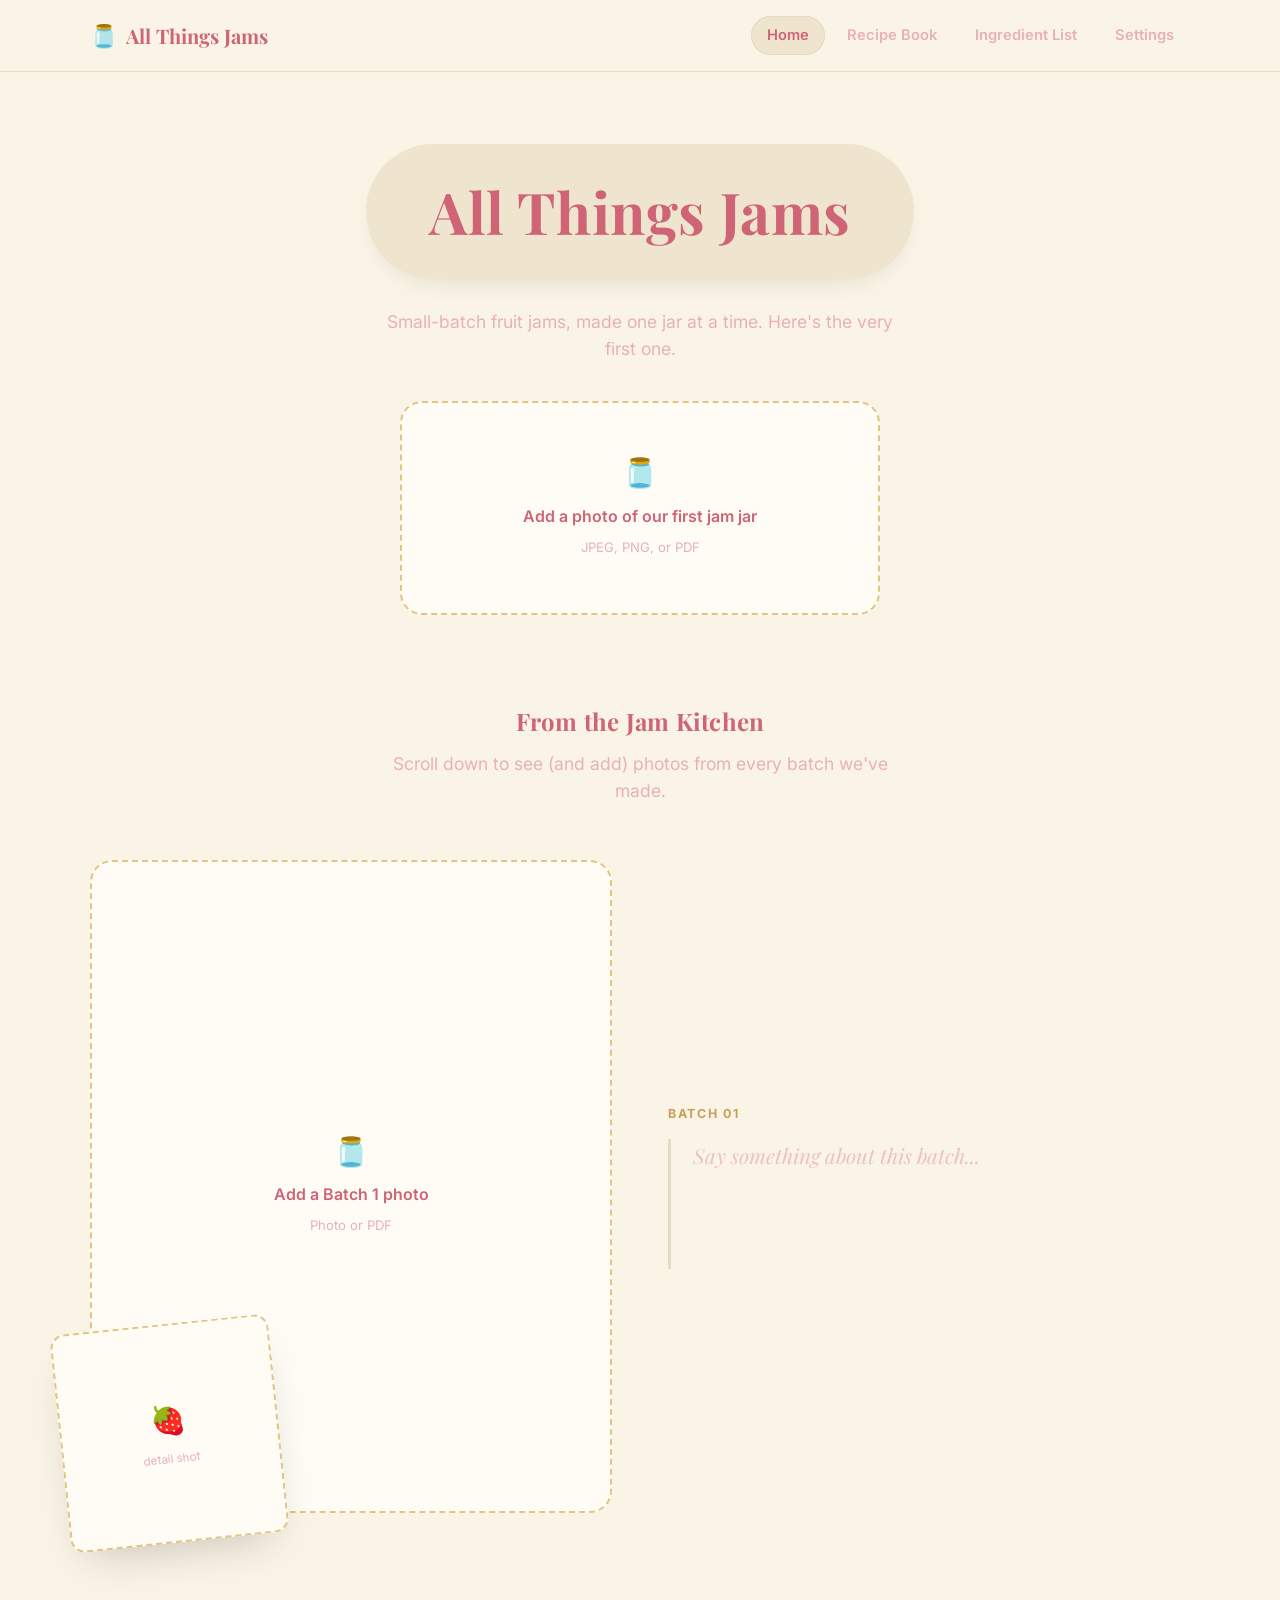
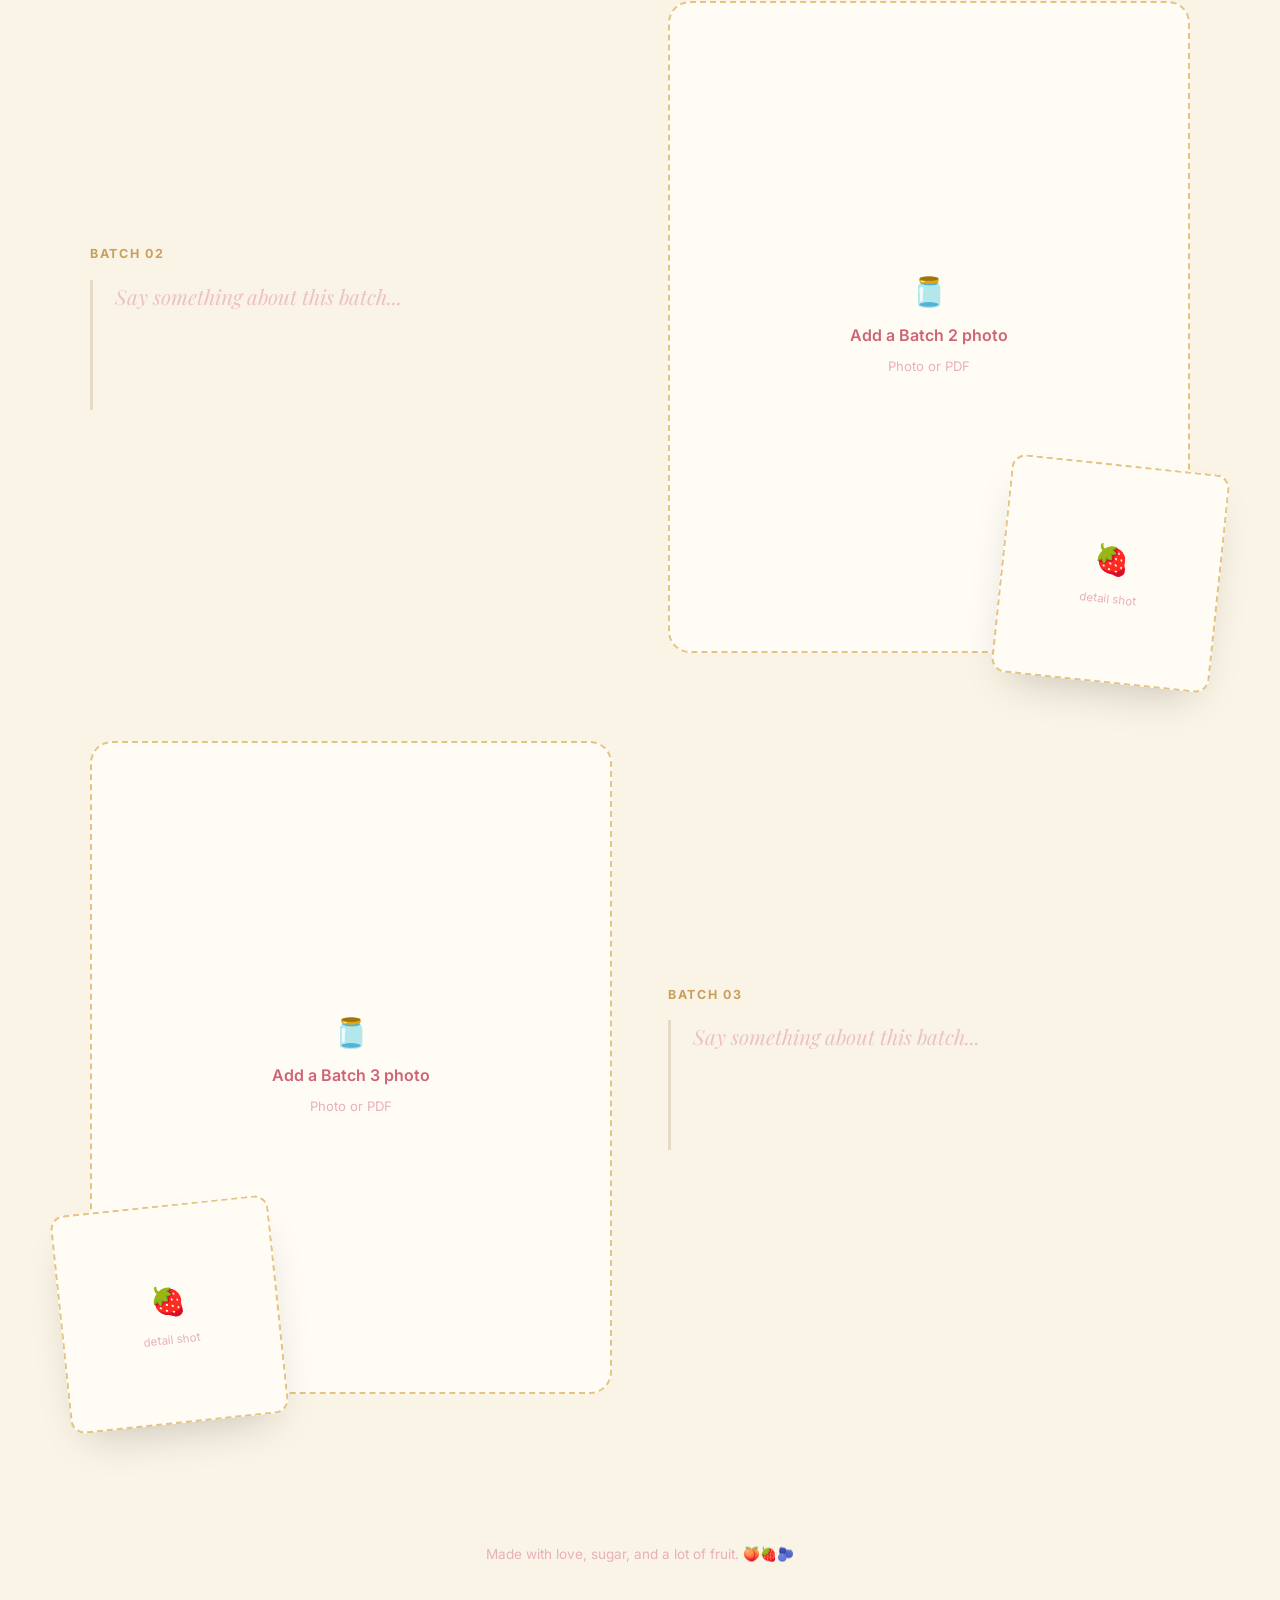
<file: index.html>
<!DOCTYPE html>
<html lang="en">
<head>
  <meta charset="UTF-8" />
  <meta name="viewport" content="width=device-width, initial-scale=1.0" />
  <title>All Things Jams</title>
  <meta name="description" content="Home-made small-batch jams — the story, the jars, the recipes." />
  <link rel="preconnect" href="https://fonts.googleapis.com" />
  <link rel="preconnect" href="https://fonts.gstatic.com" crossorigin />
  <link href="https://fonts.googleapis.com/css2?family=Playfair+Display:wght@600;700&family=Inter:wght@400;500;600;700&display=swap" rel="stylesheet" />
  <link rel="stylesheet" href="css/styles.css" />
  <script src="js/theme.js"></script>
</head>
<body>

  <nav class="site-nav">
    <div class="site-nav__inner">
      <a class="site-nav__brand" href="index.html">
        <span class="site-nav__brand-mark" aria-hidden="true">🫙</span>
        All Things Jams
      </a>
      <ul class="site-nav__links">
        <li><a href="index.html" class="is-active">Home</a></li>
        <li><a href="recipe-book.html">Recipe Book</a></li>
        <li><a href="ingredients.html">Ingredient List</a></li>
        <li><a href="settings.html">Settings</a></li>
      </ul>
    </div>
  </nav>

  <main>
    <section class="hero container">
      <h1 class="hero__title">All Things Jams</h1>
      <p class="hero__subtitle">Small-batch fruit jams, made one jar at a time. Here's the very first one.</p>
      <div class="hero__dropzone-wrap">
        <label class="dropzone dropzone--hero" for="heroFileInput" id="heroDropzone">
          <span class="dropzone__icon" aria-hidden="true">🫙</span>
          <span class="dropzone__label">Add a photo of our first jam jar</span>
          <span class="dropzone__hint">JPEG, PNG, or PDF</span>
          <span class="dropzone__filename"></span>
          <input type="file" id="heroFileInput" accept="image/*,.pdf" />
        </label>
      </div>
    </section>

    <section class="gallery container">
      <div class="gallery__heading">
        <h2>From the Jam Kitchen</h2>
        <p class="hero__subtitle" style="margin-bottom:0;">Scroll down to see (and add) photos from every batch we've made.</p>
      </div>
      <div class="kitchen-sections" id="kitchenSections"></div>
    </section>
  </main>

  <footer class="site-footer">Made with love, sugar, and a lot of fruit. 🍑🍓🫐</footer>

  <script src="js/storage.js"></script>
  <script src="js/scroll-reveal.js"></script>
  <script src="js/home.js"></script>
</body>
</html>
</file>
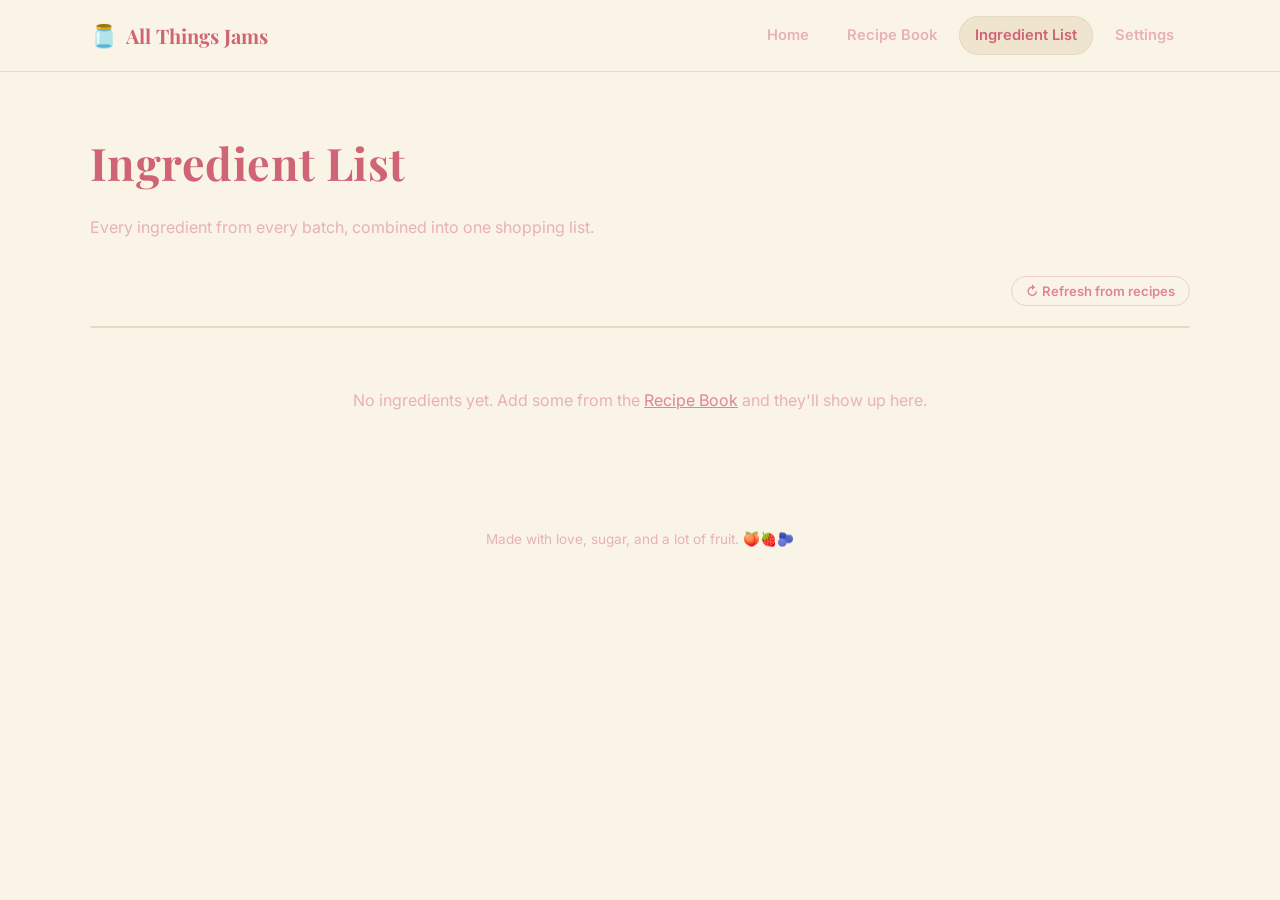
<file: ingredients.html>
<!DOCTYPE html>
<html lang="en">
<head>
  <meta charset="UTF-8" />
  <meta name="viewport" content="width=device-width, initial-scale=1.0" />
  <title>Ingredient List — All Things Jams</title>
  <link rel="preconnect" href="https://fonts.googleapis.com" />
  <link rel="preconnect" href="https://fonts.gstatic.com" crossorigin />
  <link href="https://fonts.googleapis.com/css2?family=Playfair+Display:wght@600;700&family=Inter:wght@400;500;600;700&display=swap" rel="stylesheet" />
  <link rel="stylesheet" href="css/styles.css" />
  <script src="js/theme.js"></script>
</head>
<body>

  <nav class="site-nav">
    <div class="site-nav__inner">
      <a class="site-nav__brand" href="index.html">
        <span class="site-nav__brand-mark" aria-hidden="true">🫙</span>
        All Things Jams
      </a>
      <ul class="site-nav__links">
        <li><a href="index.html">Home</a></li>
        <li><a href="recipe-book.html">Recipe Book</a></li>
        <li><a href="ingredients.html" class="is-active">Ingredient List</a></li>
        <li><a href="settings.html">Settings</a></li>
      </ul>
    </div>
  </nav>

  <main class="container">
    <header class="page-header">
      <h1 class="page-header__title">Ingredient List</h1>
      <p class="page-header__subtitle">Every ingredient from every batch, combined into one shopping list.</p>
    </header>

    <div class="page-actions">
      <button class="btn btn--secondary btn--sm" id="refreshBtn">↻ Refresh from recipes</button>
    </div>

    <ul class="checklist" id="checklist"></ul>
    <div class="empty-state" id="emptyState" hidden>
      <p>No ingredients yet. Add some from the <a href="recipe-book.html">Recipe Book</a> and they'll show up here.</p>
    </div>
  </main>

  <footer class="site-footer">Made with love, sugar, and a lot of fruit. 🍑🍓🫐</footer>

  <script src="js/storage.js"></script>
  <script src="js/ingredients.js"></script>
</body>
</html>
</file>
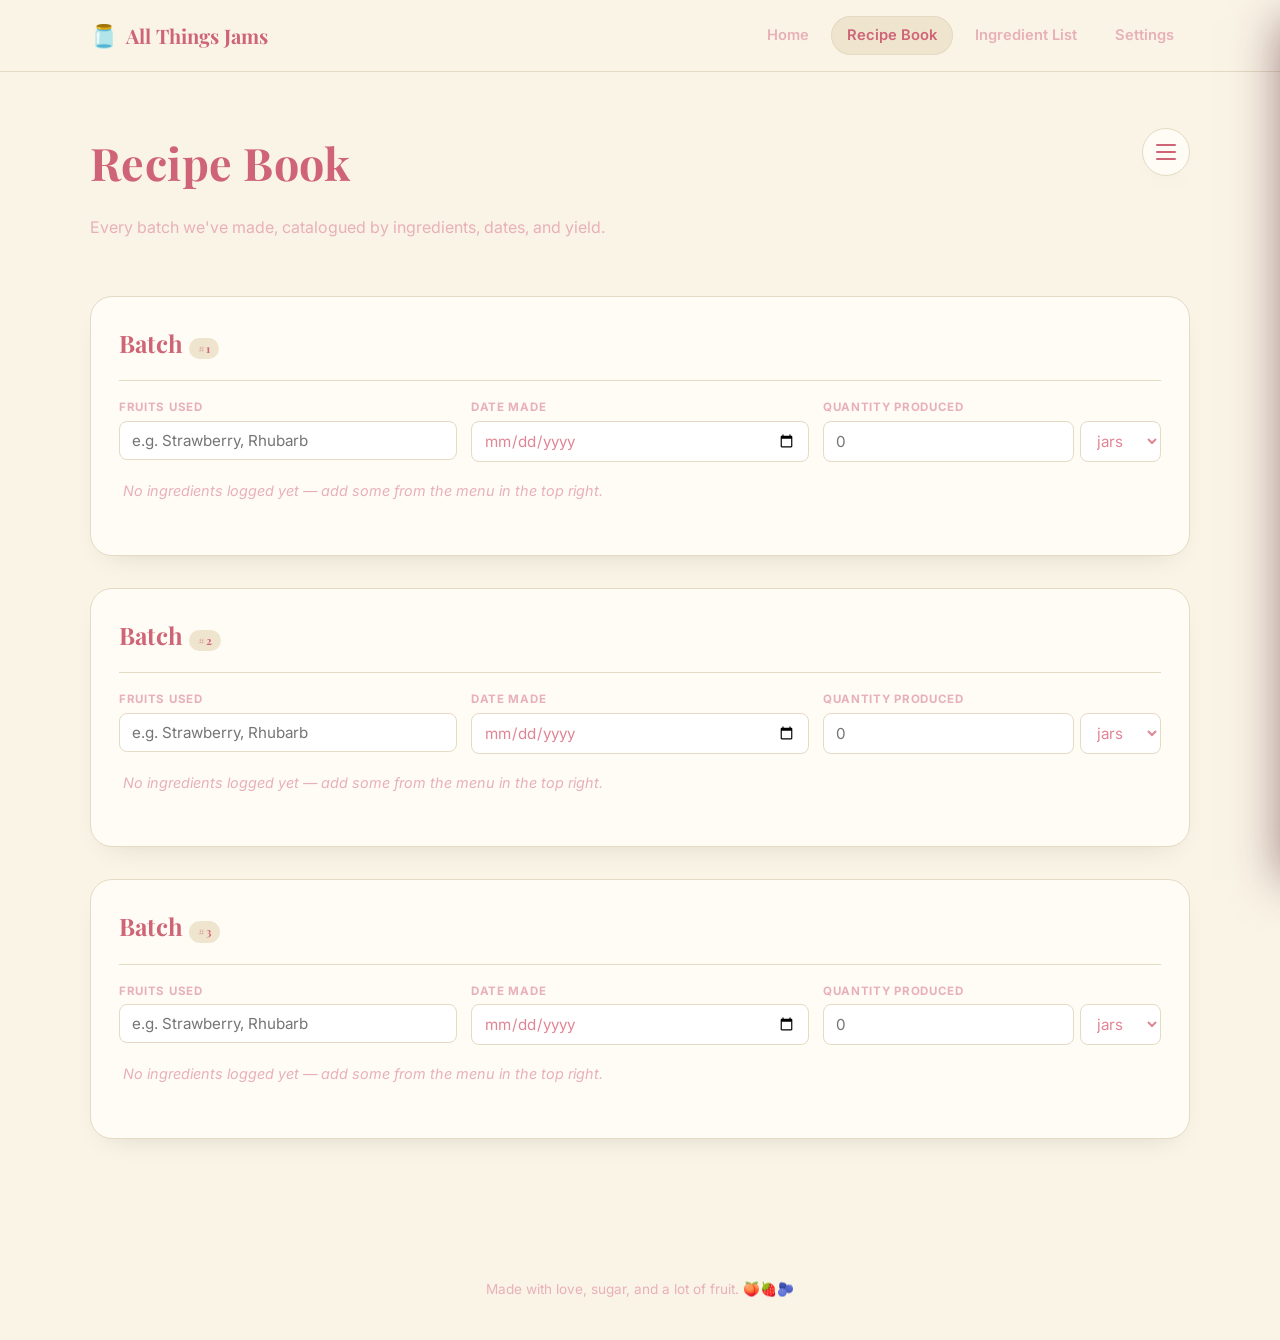
<file: recipe-book.html>
<!DOCTYPE html>
<html lang="en">
<head>
  <meta charset="UTF-8" />
  <meta name="viewport" content="width=device-width, initial-scale=1.0" />
  <title>Recipe Book — All Things Jams</title>
  <link rel="preconnect" href="https://fonts.googleapis.com" />
  <link rel="preconnect" href="https://fonts.gstatic.com" crossorigin />
  <link href="https://fonts.googleapis.com/css2?family=Playfair+Display:wght@600;700&family=Inter:wght@400;500;600;700&display=swap" rel="stylesheet" />
  <link rel="stylesheet" href="css/styles.css" />
  <script src="js/theme.js"></script>
</head>
<body>

  <nav class="site-nav">
    <div class="site-nav__inner">
      <a class="site-nav__brand" href="index.html">
        <span class="site-nav__brand-mark" aria-hidden="true">🫙</span>
        All Things Jams
      </a>
      <ul class="site-nav__links">
        <li><a href="index.html">Home</a></li>
        <li><a href="recipe-book.html" class="is-active">Recipe Book</a></li>
        <li><a href="ingredients.html">Ingredient List</a></li>
        <li><a href="settings.html">Settings</a></li>
      </ul>
    </div>
  </nav>

  <main class="container">
    <header class="page-header">
      <h1 class="page-header__title">Recipe Book</h1>
      <p class="page-header__subtitle">Every batch we've made, catalogued by ingredients, dates, and yield.</p>
      <button class="hamburger-btn" id="hamburgerBtn" aria-expanded="false" aria-label="Open filters and add recipe menu">
        <span></span><span></span><span></span>
      </button>
    </header>

    <section class="batches" id="batches"></section>
  </main>

  <div class="panel-overlay" id="panelOverlay"></div>
  <aside class="side-panel" id="sidePanel" aria-label="Filters and add recipe">
    <button class="side-panel__close" id="panelCloseBtn" aria-label="Close menu">✕</button>

    <h3>Filter batches</h3>
    <div class="field" style="margin-bottom:10px;">
      <label for="filterBatchNumber">Batch number</label>
      <select id="filterBatchNumber">
        <option value="">All batches</option>
        <option value="1">Batch 1</option>
        <option value="2">Batch 2</option>
        <option value="3">Batch 3</option>
      </select>
    </div>
    <div class="field" style="margin-bottom:10px;">
      <label for="filterFruits">Fruits used</label>
      <input type="text" id="filterFruits" placeholder="e.g. strawberry" />
    </div>
    <div class="field" style="margin-bottom:10px;">
      <label for="filterDate">Date made</label>
      <input type="date" id="filterDate" />
    </div>
    <div class="field" style="margin-bottom:14px;">
      <label for="filterQuantity">Quantity produced</label>
      <input type="number" id="filterQuantity" placeholder="e.g. 12" />
    </div>
    <button class="btn btn--ghost btn--sm" id="filterResetBtn">Clear filters</button>

    <h3>Add recipe</h3>
    <div class="field" style="margin-bottom:12px;">
      <label for="targetBatchSelect">Add to batch</label>
      <select id="targetBatchSelect"></select>
    </div>

    <div class="tabs">
      <button class="is-active" data-tab="tab-scan">Scan recipe</button>
      <button data-tab="tab-paste">Paste recipe</button>
      <button data-tab="tab-manual">Manual entry</button>
    </div>

    <div class="tab-panel is-active" id="tab-scan">
      <p class="help-text">Upload a photo or PDF of a handwritten/printed recipe. We'll save it now and add automatic ingredient extraction in a future update.</p>
      <label class="dropzone dropzone--compact" for="scanFileInput" id="scanDropzone">
        <span class="dropzone__icon" aria-hidden="true">📄</span>
        <span class="dropzone__label">Upload recipe scan</span>
        <span class="dropzone__hint">JPEG, PNG, or PDF</span>
        <span class="dropzone__filename"></span>
        <input type="file" id="scanFileInput" accept="image/*,.pdf" />
      </label>
      <button class="btn btn--primary btn--sm" id="scanSaveBtn" style="margin-top:10px;">Save reference</button>
      <p class="help-text" id="scanStatus"></p>
    </div>

    <div class="tab-panel" id="tab-paste">
      <p class="help-text">Paste a recipe below. We'll try to detect ingredients and convert quantities to standard US units — check the results before saving.</p>
      <textarea id="pasteTextarea" rows="6" style="width:100%;font-family:inherit;padding:10px;border-radius:8px;border:1px solid var(--color-border);" placeholder="2 cups strawberries&#10;500g sugar&#10;3 tbsp lemon juice"></textarea>
      <button class="btn btn--secondary btn--sm" id="parseBtn" style="margin-top:10px;">Parse</button>
      <div id="pasteResultsWrap" hidden>
        <div id="pasteResults"></div>
        <button class="btn btn--ghost btn--sm" id="pasteAddRowBtn">+ Add row</button>
        <button class="btn btn--primary btn--sm" id="pasteSaveBtn">Save to batch</button>
      </div>
      <p class="help-text" id="pasteStatus"></p>
    </div>

    <div class="tab-panel" id="tab-manual">
      <p class="help-text">Add ingredients one at a time.</p>
      <div id="manualRows"></div>
      <button class="btn btn--ghost btn--sm" id="manualAddRowBtn">+ Add row</button>
      <button class="btn btn--primary btn--sm" id="manualSaveBtn">Save to batch</button>
      <p class="help-text" id="manualStatus"></p>
    </div>
  </aside>

  <footer class="site-footer">Made with love, sugar, and a lot of fruit. 🍑🍓🫐</footer>

  <script src="js/storage.js"></script>
  <script src="js/parser.js"></script>
  <script src="js/recipe-book.js"></script>
</body>
</html>
</file>
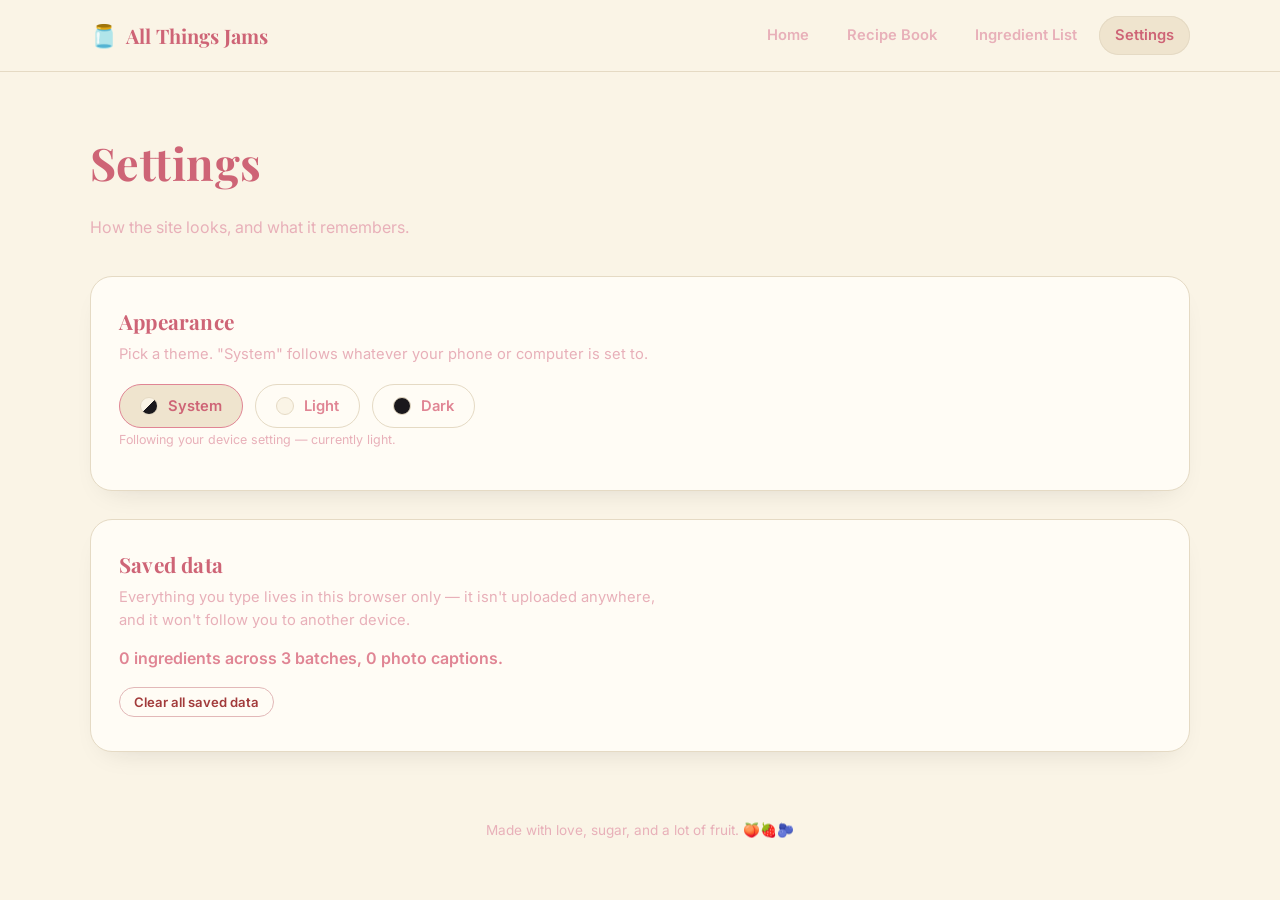
<file: settings.html>
<!DOCTYPE html>
<html lang="en">
<head>
  <meta charset="UTF-8" />
  <meta name="viewport" content="width=device-width, initial-scale=1.0" />
  <title>Settings — All Things Jams</title>
  <link rel="preconnect" href="https://fonts.googleapis.com" />
  <link rel="preconnect" href="https://fonts.gstatic.com" crossorigin />
  <link href="https://fonts.googleapis.com/css2?family=Playfair+Display:wght@600;700&family=Inter:wght@400;500;600;700&display=swap" rel="stylesheet" />
  <link rel="stylesheet" href="css/styles.css" />
  <script src="js/theme.js"></script>
</head>
<body>

  <nav class="site-nav">
    <div class="site-nav__inner">
      <a class="site-nav__brand" href="index.html">
        <span class="site-nav__brand-mark" aria-hidden="true">🫙</span>
        All Things Jams
      </a>
      <ul class="site-nav__links">
        <li><a href="index.html">Home</a></li>
        <li><a href="recipe-book.html">Recipe Book</a></li>
        <li><a href="ingredients.html">Ingredient List</a></li>
        <li><a href="settings.html" class="is-active">Settings</a></li>
      </ul>
    </div>
  </nav>

  <main class="container">
    <header class="page-header">
      <h1 class="page-header__title">Settings</h1>
      <p class="page-header__subtitle">How the site looks, and what it remembers.</p>
    </header>

    <section class="settings-card">
      <h2 class="settings-card__title">Appearance</h2>
      <p class="settings-card__hint">Pick a theme. "System" follows whatever your phone or computer is set to.</p>
      <div class="theme-options">
        <button class="theme-option" data-theme-option="system" aria-pressed="false">
          <span class="theme-option__swatch theme-option__swatch--system" aria-hidden="true"></span>
          System
        </button>
        <button class="theme-option" data-theme-option="light" aria-pressed="false">
          <span class="theme-option__swatch theme-option__swatch--light" aria-hidden="true"></span>
          Light
        </button>
        <button class="theme-option" data-theme-option="dark" aria-pressed="false">
          <span class="theme-option__swatch theme-option__swatch--dark" aria-hidden="true"></span>
          Dark
        </button>
      </div>
      <p class="help-text" id="themeStatus"></p>
    </section>

    <section class="settings-card">
      <h2 class="settings-card__title">Saved data</h2>
      <p class="settings-card__hint">
        Everything you type lives in this browser only — it isn't uploaded anywhere, and it won't
        follow you to another device.
      </p>
      <p class="settings-card__summary" id="dataSummary"></p>
      <button class="btn btn--danger btn--sm" id="clearDataBtn" data-confirming="false">Clear all saved data</button>
      <p class="help-text" id="dataStatus"></p>
    </section>
  </main>

  <footer class="site-footer">Made with love, sugar, and a lot of fruit. 🍑🍓🫐</footer>

  <script src="js/storage.js"></script>
  <script src="js/settings.js"></script>
</body>
</html>
</file>
<file: css/styles.css>
/* ==========================================================================
   All Things Jams — shared design system
   ========================================================================== */

:root {
  --color-bg: #faf4e6;
  --color-surface: #fffcf5;
  --color-surface-alt: #efe4ce;
  --color-surface-tint: #fceef0;
  --color-primary: #e08594;
  --color-primary-dark: #ce6476;
  --color-primary-soft: #f0ccd2;
  --color-accent: #c9a05a;
  --color-accent-soft: #e3c483;
  --color-text: #e08594;
  --color-text-muted: #e8b0b9;
  --color-border: #e5dac4;
  --color-divider: #f0e6d6;
  --color-input-bg: #ffffff;
  --color-on-primary: #ffffff;
  --color-nav-bg: rgba(250, 244, 230, 0.9);
  --color-overlay: rgba(44, 26, 31, 0.4);
  --color-danger: #a23b3b;
  --color-danger-border: #e2b8b8;
  --color-danger-bg: #fbeeee;
  --shadow-soft: 0 12px 30px -18px rgba(30, 28, 26, 0.18);
  --shadow-lift: 0 20px 45px -20px rgba(20, 18, 17, 0.25);
  --shadow-panel: -20px 0 45px -20px rgba(78, 24, 44, 0.5);
  --radius-lg: 22px;
  --radius-md: 14px;
  --radius-sm: 8px;
  --font-display: 'Playfair Display', Georgia, 'Times New Roman', serif;
  --font-body: 'Inter', -apple-system, BlinkMacSystemFont, 'Segoe UI', sans-serif;
}

/* Dark theme. Applied when the viewer's system is dark (unless they chose
   light explicitly), or when they pick dark in Settings. */
@media (prefers-color-scheme: dark) {
  :root:not([data-theme='light']) {
    --color-bg: #1a181c;
    --color-surface: #232128;
    --color-surface-alt: #2d2a33;
    --color-surface-tint: #3a2a30;
    --color-primary: #e08594;
    --color-primary-dark: #ee9ba8;
    --color-primary-soft: #6b4752;
    --color-accent: #d4af6a;
    --color-accent-soft: #8a6f3d;
    --color-text: #e8a3ae;
    --color-text-muted: #b98d96;
    --color-border: #3a3741;
    --color-divider: #322f3a;
    --color-input-bg: #2a272f;
    --color-on-primary: #2a1218;
    --color-nav-bg: rgba(26, 24, 28, 0.9);
    --color-overlay: rgba(0, 0, 0, 0.55);
    --color-danger: #e08080;
    --color-danger-border: #6b3c3c;
    --color-danger-bg: #3a2525;
    --shadow-soft: 0 12px 30px -18px rgba(0, 0, 0, 0.6);
    --shadow-lift: 0 20px 45px -20px rgba(0, 0, 0, 0.7);
    --shadow-panel: -20px 0 45px -20px rgba(0, 0, 0, 0.7);
  }
}

:root[data-theme='dark'] {
  --color-bg: #1a181c;
  --color-surface: #232128;
  --color-surface-alt: #2d2a33;
  --color-surface-tint: #3a2a30;
  --color-primary: #e08594;
  --color-primary-dark: #ee9ba8;
  --color-primary-soft: #6b4752;
  --color-accent: #d4af6a;
  --color-accent-soft: #8a6f3d;
  --color-text: #e8a3ae;
  --color-text-muted: #b98d96;
  --color-border: #3a3741;
  --color-divider: #322f3a;
  --color-input-bg: #2a272f;
  --color-on-primary: #2a1218;
  --color-nav-bg: rgba(26, 24, 28, 0.9);
  --color-overlay: rgba(0, 0, 0, 0.55);
  --color-danger: #e08080;
  --color-danger-border: #6b3c3c;
  --color-danger-bg: #3a2525;
  --shadow-soft: 0 12px 30px -18px rgba(0, 0, 0, 0.6);
  --shadow-lift: 0 20px 45px -20px rgba(0, 0, 0, 0.7);
  --shadow-panel: -20px 0 45px -20px rgba(0, 0, 0, 0.7);
}

* {
  box-sizing: border-box;
}

html {
  scroll-behavior: smooth;
}

body {
  margin: 0;
  background: var(--color-bg);
  color: var(--color-text);
  font-family: var(--font-body);
  line-height: 1.55;
  -webkit-font-smoothing: antialiased;
}

h1, h2, h3, h4 {
  font-family: var(--font-display);
  color: var(--color-primary-dark);
  margin: 0 0 0.4em;
  letter-spacing: 0.01em;
}

p {
  margin: 0 0 1em;
}

a {
  color: var(--color-primary);
}

button {
  font-family: inherit;
}

img {
  max-width: 100%;
  display: block;
}

.container {
  width: min(1100px, 92%);
  margin: 0 auto;
}

/* ---------------------------------------------------------------------- */
/* Site nav                                                                */
/* ---------------------------------------------------------------------- */

.site-nav {
  position: sticky;
  top: 0;
  z-index: 40;
  background: var(--color-nav-bg);
  backdrop-filter: blur(10px);
  border-bottom: 1px solid var(--color-border);
}

.site-nav__inner {
  width: min(1100px, 92%);
  margin: 0 auto;
  display: flex;
  align-items: center;
  justify-content: space-between;
  padding: 16px 0;
}

.site-nav__brand {
  font-family: var(--font-display);
  font-size: 1.25rem;
  font-weight: 700;
  color: var(--color-primary-dark);
  text-decoration: none;
  display: flex;
  align-items: center;
  gap: 8px;
}

.site-nav__brand-mark {
  font-size: 1.4rem;
}

.site-nav__links {
  display: flex;
  gap: 6px;
  list-style: none;
  margin: 0;
  padding: 0;
}

.site-nav__links a {
  display: inline-block;
  padding: 8px 16px;
  border-radius: 999px;
  text-decoration: none;
  color: var(--color-text-muted);
  font-weight: 600;
  font-size: 0.92rem;
  transition: background 0.2s ease, color 0.2s ease;
}

.site-nav__links a:hover {
  background: var(--color-surface-alt);
  color: var(--color-primary-dark);
}

.site-nav__links a.is-active {
  background: var(--color-surface-alt);
  color: var(--color-primary-dark);
  box-shadow: inset 0 0 0 1px var(--color-border);
}

/* ---------------------------------------------------------------------- */
/* Hero (home page)                                                        */
/* ---------------------------------------------------------------------- */

.hero {
  text-align: center;
  padding: 72px 0 48px;
}

.hero__title {
  display: inline-block;
  font-size: clamp(2.4rem, 5vw, 3.6rem);
  margin-bottom: 0.5em;
  background: var(--color-surface-alt);
  padding: 0.4em 1.1em;
  border-radius: 999px;
  box-shadow: var(--shadow-soft);
}

.hero__subtitle {
  color: var(--color-text-muted);
  font-size: 1.1rem;
  max-width: 46ch;
  margin: 0 auto 2.2em;
}

.hero__dropzone-wrap {
  max-width: 480px;
  margin: 0 auto;
}

/* ---------------------------------------------------------------------- */
/* Drop-zone component                                                     */
/* ---------------------------------------------------------------------- */

.dropzone {
  display: flex;
  flex-direction: column;
  align-items: center;
  justify-content: center;
  gap: 8px;
  border: 2px dashed var(--color-accent-soft);
  border-radius: var(--radius-lg);
  background: var(--color-surface);
  padding: 36px 20px;
  cursor: pointer;
  text-align: center;
  transition: border-color 0.2s ease, background 0.2s ease, transform 0.2s ease;
}

.dropzone:hover {
  border-color: var(--color-accent);
  transform: translateY(-2px);
}

.dropzone:focus-within {
  outline: 3px solid var(--color-accent-soft);
  outline-offset: 2px;
}

.dropzone__icon {
  font-size: 1.8rem;
}

.dropzone__label {
  font-weight: 600;
  color: var(--color-primary-dark);
}

.dropzone__hint {
  font-size: 0.82rem;
  color: var(--color-text-muted);
}

.dropzone__filename {
  font-size: 0.82rem;
  color: var(--color-primary);
  font-weight: 600;
  word-break: break-all;
}

.dropzone input[type='file'] {
  position: absolute;
  width: 1px;
  height: 1px;
  opacity: 0;
  overflow: hidden;
}

.dropzone.has-file {
  border-style: solid;
  border-color: var(--color-primary-soft);
  background: var(--color-surface-tint);
}

.dropzone--hero {
  padding: 48px 24px;
}

.dropzone--compact {
  padding: 22px 14px;
  border-radius: var(--radius-md);
}

/* ---------------------------------------------------------------------- */
/* Scroll-reveal gallery (home page)                                       */
/* ---------------------------------------------------------------------- */

.gallery {
  padding: 40px 0 110px;
}

.gallery__heading {
  text-align: center;
  margin-bottom: 56px;
}

.reveal {
  opacity: 0;
  transform: translateY(36px);
  transition: opacity 0.7s cubic-bezier(0.22, 0.61, 0.36, 1), transform 0.7s cubic-bezier(0.22, 0.61, 0.36, 1);
}

.reveal.is-visible {
  opacity: 1;
  transform: translateY(0);
}

.kitchen-sections {
  display: flex;
  flex-direction: column;
  gap: 88px;
}

.kitchen-section {
  display: grid;
  grid-template-columns: 1fr 1fr;
  gap: 56px;
  align-items: center;
}

.kitchen-section__media {
  position: relative;
  order: 1;
}

.kitchen-section__text {
  order: 2;
}

.kitchen-section--reverse .kitchen-section__media {
  order: 2;
}

.kitchen-section--reverse .kitchen-section__text {
  order: 1;
}

.dropzone--kitchen {
  aspect-ratio: 4 / 5;
  padding: 20px;
}

.dropzone--kitchen-detail {
  position: absolute;
  width: 42%;
  aspect-ratio: 1 / 1;
  bottom: -30px;
  left: -30px;
  padding: 10px;
  border-radius: var(--radius-md);
  transform: rotate(-6deg);
  box-shadow: var(--shadow-lift);
  background: var(--color-surface);
}

.kitchen-section--reverse .dropzone--kitchen-detail {
  left: auto;
  right: -30px;
  transform: rotate(6deg);
}

.dropzone--kitchen-detail .dropzone__label,
.dropzone--kitchen-detail .dropzone__hint {
  font-size: 0.72rem;
}

.kitchen-section__eyebrow {
  display: block;
  text-transform: uppercase;
  letter-spacing: 0.14em;
  font-size: 0.78rem;
  font-weight: 700;
  color: var(--color-accent);
  margin-bottom: 16px;
}

.kitchen-section__caption {
  display: block;
  width: 100%;
  min-height: 130px;
  border: none;
  border-left: 3px solid var(--color-border);
  background: transparent;
  resize: none;
  font-family: var(--font-display);
  font-style: italic;
  font-size: 1.3rem;
  line-height: 1.55;
  color: var(--color-text);
  padding: 0 0 0 22px;
}

.kitchen-section__caption:focus {
  outline: none;
  border-left-color: var(--color-accent);
}

.kitchen-section__caption::placeholder {
  color: var(--color-text-muted);
  opacity: 0.75;
}

@media (max-width: 780px) {
  .kitchen-section {
    grid-template-columns: 1fr;
    gap: 36px;
  }
  .kitchen-section__media,
  .kitchen-section--reverse .kitchen-section__media {
    order: 1;
  }
  .kitchen-section__text,
  .kitchen-section--reverse .kitchen-section__text {
    order: 2;
  }
  .dropzone--kitchen-detail {
    width: 38%;
  }
}

.gallery-card__caption:focus {
  outline: none;
  border-bottom-color: var(--color-accent);
}

.gallery-card__caption::placeholder {
  color: var(--color-text-muted);
  opacity: 0.7;
}

/* ---------------------------------------------------------------------- */
/* Buttons                                                                  */
/* ---------------------------------------------------------------------- */

.btn {
  display: inline-flex;
  align-items: center;
  justify-content: center;
  gap: 8px;
  border: none;
  border-radius: 999px;
  padding: 10px 22px;
  font-weight: 600;
  font-size: 0.92rem;
  cursor: pointer;
  transition: transform 0.15s ease, box-shadow 0.15s ease, background 0.15s ease;
}

.btn:active {
  transform: translateY(1px);
}

.btn--primary {
  background: var(--color-primary);
  color: var(--color-on-primary);
  box-shadow: var(--shadow-soft);
}

.btn--primary:hover {
  background: var(--color-primary-dark);
}

.btn--secondary {
  background: transparent;
  color: var(--color-primary);
  border: 1.5px solid var(--color-primary-soft);
}

.btn--secondary:hover {
  background: var(--color-surface-alt);
}

.btn--ghost {
  background: transparent;
  color: var(--color-text-muted);
  border: 1.5px solid var(--color-border);
}

.btn--ghost:hover {
  color: var(--color-text);
  border-color: var(--color-text-muted);
}

.btn--danger {
  background: transparent;
  color: var(--color-danger);
  border: 1.5px solid var(--color-danger-border);
  padding: 6px 12px;
  font-size: 0.8rem;
}

.btn--danger:hover {
  background: var(--color-danger-bg);
}

.btn--sm {
  padding: 6px 14px;
  font-size: 0.82rem;
}

/* ---------------------------------------------------------------------- */
/* Recipe Book page                                                        */
/* ---------------------------------------------------------------------- */

.page-header {
  padding: 56px 0 20px;
  position: relative;
}

.page-header__title {
  font-size: clamp(2rem, 4vw, 2.8rem);
}

.page-header__subtitle {
  color: var(--color-text-muted);
  max-width: 60ch;
}

.hamburger-btn {
  position: absolute;
  top: 56px;
  right: 0;
  width: 48px;
  height: 48px;
  border-radius: 50%;
  border: 1px solid var(--color-border);
  background: var(--color-surface);
  display: flex;
  flex-direction: column;
  align-items: center;
  justify-content: center;
  gap: 5px;
  cursor: pointer;
  box-shadow: var(--shadow-soft);
}

.hamburger-btn span {
  display: block;
  width: 20px;
  height: 2px;
  background: var(--color-primary-dark);
  border-radius: 2px;
  transition: transform 0.2s ease, opacity 0.2s ease;
}

.hamburger-btn[aria-expanded='true'] span:nth-child(1) {
  transform: translateY(7px) rotate(45deg);
}

.hamburger-btn[aria-expanded='true'] span:nth-child(2) {
  opacity: 0;
}

.hamburger-btn[aria-expanded='true'] span:nth-child(3) {
  transform: translateY(-7px) rotate(-45deg);
}

.batches {
  display: flex;
  flex-direction: column;
  gap: 32px;
  padding: 20px 0 100px;
}

.batch-card {
  background: var(--color-surface);
  border: 1px solid var(--color-border);
  border-radius: var(--radius-lg);
  padding: 28px;
  box-shadow: var(--shadow-soft);
  transition: opacity 0.2s ease, max-height 0.2s ease;
}

.batch-card[hidden] {
  display: none;
}

.batch-card__header {
  display: flex;
  align-items: baseline;
  justify-content: space-between;
  gap: 20px;
  flex-wrap: wrap;
  border-bottom: 1px solid var(--color-border);
  padding-bottom: 18px;
  margin-bottom: 18px;
}

.batch-card__title {
  font-size: 1.5rem;
  margin: 0;
  white-space: nowrap;
}

.batch-card__fields {
  display: grid;
  grid-template-columns: repeat(auto-fit, minmax(160px, 1fr));
  gap: 14px;
  margin-bottom: 8px;
}

.field {
  display: flex;
  flex-direction: column;
  gap: 4px;
}

.field label {
  font-size: 0.72rem;
  text-transform: uppercase;
  letter-spacing: 0.06em;
  color: var(--color-text-muted);
  font-weight: 700;
}

.field input,
.field select,
.field textarea {
  font-family: inherit;
  font-size: 0.95rem;
  padding: 9px 12px;
  border-radius: var(--radius-sm);
  border: 1px solid var(--color-border);
  background: var(--color-input-bg);
  color: var(--color-text);
}

.field input:focus,
.field select:focus,
.field textarea:focus {
  outline: 2px solid var(--color-accent-soft);
  outline-offset: 1px;
  border-color: var(--color-accent);
}

.quantity-field {
  display: flex;
  gap: 6px;
}

.quantity-field input {
  flex: 1 1 auto;
  min-width: 0;
}

.quantity-field select {
  flex: 0 0 auto;
}

.ingredients-table {
  width: 100%;
  border-collapse: collapse;
  margin-top: 6px;
  font-size: 0.92rem;
}

.ingredients-table th {
  text-align: left;
  font-size: 0.72rem;
  text-transform: uppercase;
  letter-spacing: 0.05em;
  color: var(--color-text-muted);
  padding: 6px 8px;
  border-bottom: 1px solid var(--color-border);
}

.ingredients-table td {
  padding: 8px;
  border-bottom: 1px solid var(--color-divider);
}

.ingredients-table tr:last-child td {
  border-bottom: none;
}

.ingredients-empty {
  color: var(--color-text-muted);
  font-size: 0.9rem;
  font-style: italic;
  padding: 10px 4px;
}

/* ---------------------------------------------------------------------- */
/* Hamburger side panel                                                    */
/* ---------------------------------------------------------------------- */

.panel-overlay {
  position: fixed;
  inset: 0;
  background: var(--color-overlay);
  opacity: 0;
  pointer-events: none;
  transition: opacity 0.25s ease;
  z-index: 50;
}

.panel-overlay.is-open {
  opacity: 1;
  pointer-events: auto;
}

.side-panel {
  position: fixed;
  top: 0;
  right: 0;
  height: 100%;
  width: min(420px, 92vw);
  background: var(--color-bg);
  box-shadow: var(--shadow-panel);
  transform: translateX(100%);
  transition: transform 0.3s cubic-bezier(0.22, 0.61, 0.36, 1);
  z-index: 51;
  overflow-y: auto;
  padding: 28px 24px 60px;
}

.side-panel.is-open {
  transform: translateX(0);
}

.side-panel__close {
  background: none;
  border: none;
  font-size: 1.3rem;
  cursor: pointer;
  color: var(--color-text-muted);
  float: right;
}

.side-panel h3 {
  font-size: 1.15rem;
  margin-top: 30px;
}

.side-panel h3:first-of-type {
  margin-top: 6px;
}

fieldset {
  border: none;
  padding: 0;
  margin: 0 0 18px;
}

.tabs {
  display: flex;
  gap: 6px;
  margin-bottom: 14px;
}

.tabs button {
  flex: 1;
  padding: 8px 6px;
  border-radius: var(--radius-sm);
  border: 1px solid var(--color-border);
  background: var(--color-surface);
  color: var(--color-text-muted);
  font-weight: 600;
  font-size: 0.8rem;
  cursor: pointer;
}

.tabs button.is-active {
  background: var(--color-primary);
  border-color: var(--color-primary);
  color: var(--color-on-primary);
}

.tab-panel {
  display: none;
}

.tab-panel.is-active {
  display: block;
}

.ingredient-row {
  display: grid;
  grid-template-columns: 2fr 1fr 1fr auto;
  gap: 8px;
  margin-bottom: 8px;
  align-items: center;
}

.parse-results-table {
  width: 100%;
  border-collapse: collapse;
  margin: 10px 0;
  font-size: 0.85rem;
}

.parse-results-table th {
  text-align: left;
  font-size: 0.68rem;
  text-transform: uppercase;
  color: var(--color-text-muted);
  padding: 4px 4px;
}

.parse-results-table td {
  padding: 4px 4px;
}

.parse-results-table input {
  width: 100%;
  padding: 5px 7px;
  font-size: 0.85rem;
  border-radius: var(--radius-sm);
  border: 1px solid var(--color-border);
}

.help-text {
  font-size: 0.78rem;
  color: var(--color-text-muted);
  margin: -6px 0 12px;
}

.badge {
  display: inline-block;
  padding: 2px 9px;
  border-radius: 999px;
  background: var(--color-surface-alt);
  color: var(--color-primary-dark);
  font-size: 0.7rem;
  font-weight: 700;
  text-transform: uppercase;
  letter-spacing: 0.04em;
}

/* ---------------------------------------------------------------------- */
/* Ingredient list / checklist page                                        */
/* ---------------------------------------------------------------------- */

.checklist {
  list-style: none;
  margin: 0;
  padding: 0;
  display: flex;
  flex-direction: column;
  gap: 2px;
  background: var(--color-surface);
  border: 1px solid var(--color-border);
  border-radius: var(--radius-lg);
  overflow: hidden;
  box-shadow: var(--shadow-soft);
}

.checklist li {
  display: flex;
  align-items: center;
  gap: 14px;
  padding: 14px 20px;
  border-bottom: 1px solid var(--color-divider);
}

.checklist li:last-child {
  border-bottom: none;
}

.checklist input[type='checkbox'] {
  width: 20px;
  height: 20px;
  accent-color: var(--color-primary);
}

.checklist__name {
  flex: 1;
  font-weight: 600;
}

.checklist__qty {
  color: var(--color-text-muted);
  font-size: 0.9rem;
}

.checklist li.is-checked .checklist__name {
  text-decoration: line-through;
  color: var(--color-text-muted);
}

.empty-state {
  text-align: center;
  padding: 60px 20px;
  color: var(--color-text-muted);
}

.page-actions {
  display: flex;
  justify-content: flex-end;
  gap: 10px;
  margin-bottom: 20px;
}

footer.site-footer {
  text-align: center;
  padding: 40px 0;
  color: var(--color-text-muted);
  font-size: 0.85rem;
}

@media (max-width: 640px) {
  .hamburger-btn {
    top: 44px;
  }
  .batch-card__header {
    flex-direction: column;
    align-items: flex-start;
  }
  .ingredient-row {
    grid-template-columns: 1fr;
  }
}

/* ---------------------------------------------------------------------- */
/* Settings page                                                           */
/* ---------------------------------------------------------------------- */

.settings-card {
  background: var(--color-surface);
  border: 1px solid var(--color-border);
  border-radius: var(--radius-lg);
  padding: 28px;
  box-shadow: var(--shadow-soft);
  margin-bottom: 28px;
}

.settings-card__title {
  font-size: 1.3rem;
  margin-bottom: 0.3em;
}

.settings-card__hint {
  color: var(--color-text-muted);
  font-size: 0.92rem;
  max-width: 62ch;
}

.settings-card__summary {
  font-weight: 600;
  margin-bottom: 1em;
}

.theme-options {
  display: flex;
  flex-wrap: wrap;
  gap: 12px;
  margin: 18px 0 8px;
}

.theme-option {
  display: flex;
  align-items: center;
  gap: 10px;
  padding: 12px 20px;
  border-radius: 999px;
  border: 1.5px solid var(--color-border);
  background: var(--color-surface);
  color: var(--color-text);
  font-weight: 600;
  font-size: 0.92rem;
  cursor: pointer;
  transition: border-color 0.2s ease, background 0.2s ease;
}

.theme-option:hover {
  border-color: var(--color-primary);
}

.theme-option.is-active {
  background: var(--color-surface-alt);
  border-color: var(--color-primary);
  color: var(--color-primary-dark);
}

.theme-option__swatch {
  width: 18px;
  height: 18px;
  border-radius: 50%;
  border: 1px solid var(--color-border);
}

.theme-option__swatch--light {
  background: #faf4e6;
}

.theme-option__swatch--dark {
  background: #1a181c;
}

.theme-option__swatch--system {
  background: linear-gradient(135deg, #faf4e6 0 50%, #1a181c 50% 100%);
}
</file>
